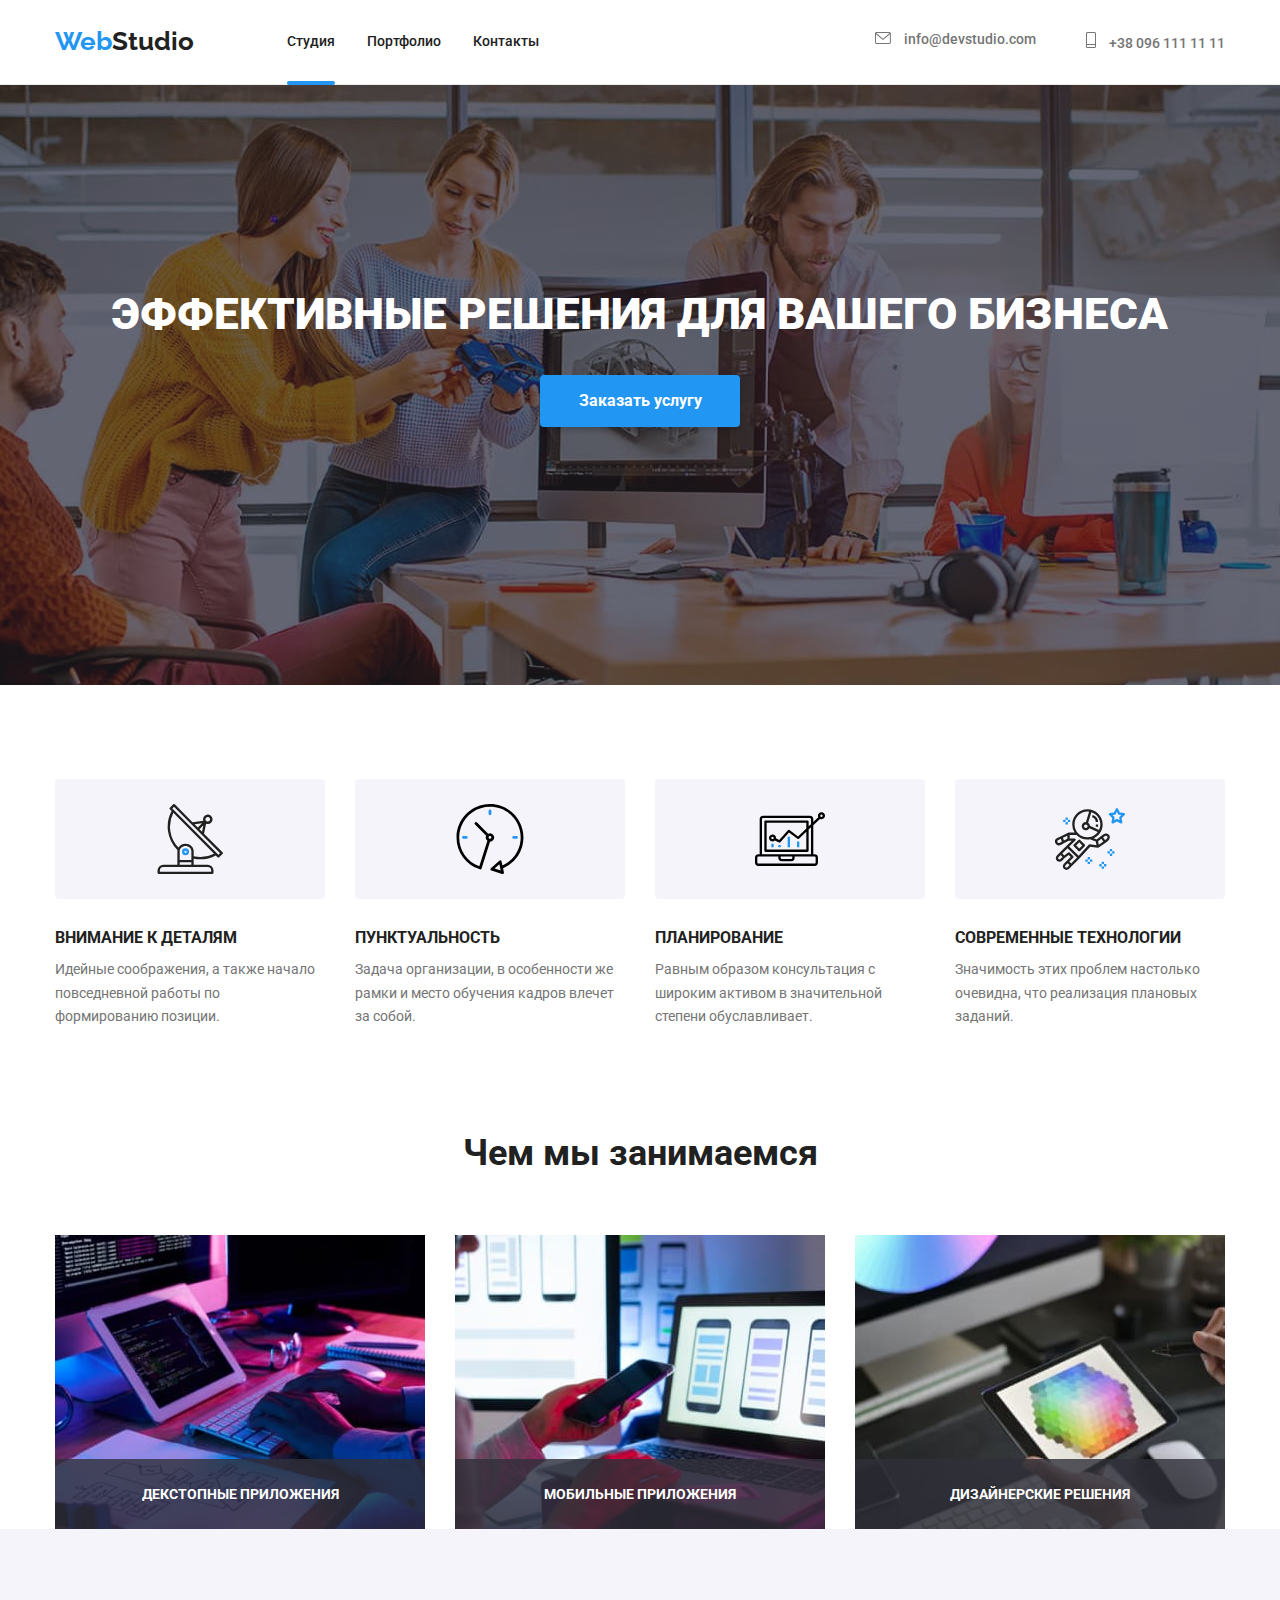
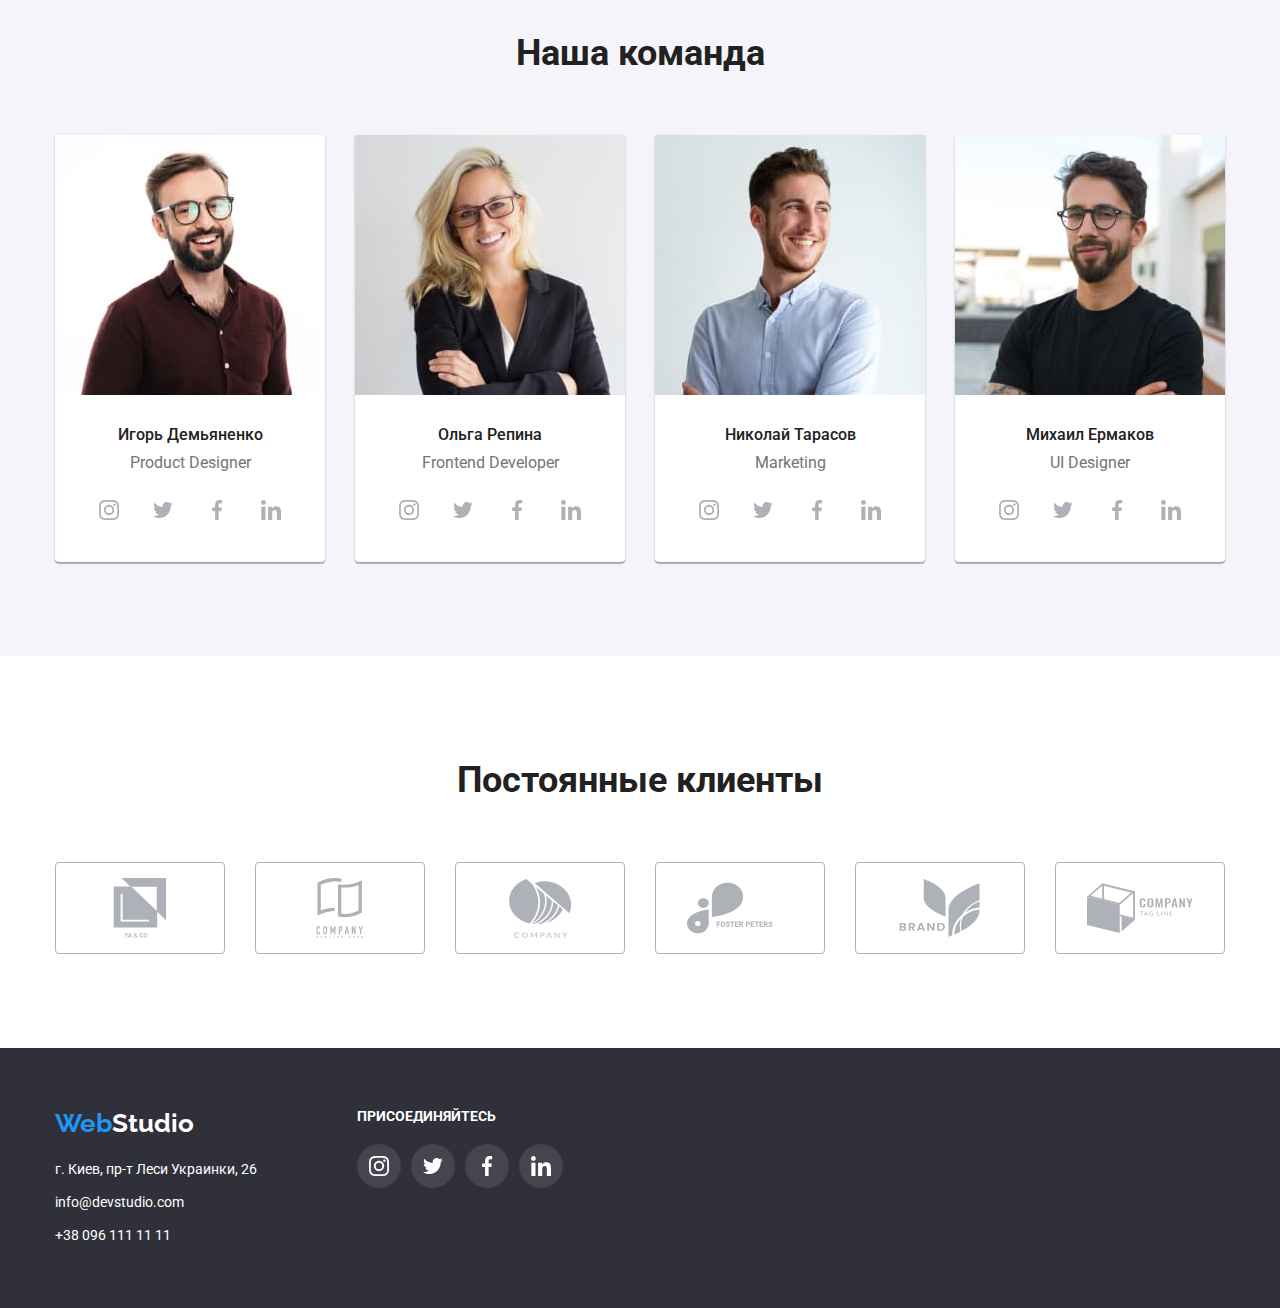
<file: index.html>
<!DOCTYPE html>
<html lang="ru">
<head>
    <meta charset="UTF-8">
    <meta http-equiv="X-UA-Compatible" content="IE=edge">
    <meta name="viewport" content="width=device-width, initial-scale=1.0">
    <link href="https://fonts.googleapis.com/css2?family=Raleway:wght@700&family=Roboto:wght@400;500;700;900&display=swap"
        rel="stylesheet">
    <link rel="stylesheet" href="https://cdnjs.cloudflare.com/ajax/libs/modern-normalize/1.1.0/modern-normalize.min.css">
    <link rel="stylesheet" href="./css/style.css">
    <title>Document</title>
</head>
<body>
    <header class="header">
        <div class="container navigation">
            <nav class="site-nav">
                <a href="./index.html" lang="en" class="logo link"><span>Web</span>Studio</a>
                <ul class=" site-nav-list list">
                    <li class="item "><a href="./index.html" class="link active-page">Студия</a></li>
                    <li class="item"><a href="./portfolio.html" class="link">Портфолио</a></li>
                    <li class="item"><a href="" class="link">Контакты</a></li>
                </ul>
            </nav>
            <ul class=" connection list">
                <li class="item"><a href="mailto:info@devstudio.com" class="link">
                    <svg class="icon-envelope">
                        <use href="./images/icons.svg#icon-envelope"></use>
                    </svg>
                    info@devstudio.com</a></li>
                <li class="item"><a href="tel:+380961111111" class="link">
                <svg class="icon-phone">
                    <use href="./images/icons.svg#icon-phone"></use>
                </svg>
                    +38 096 111 11 11</a></li>
            </ul>
        </div>
    </header>
    <main>
        <section class="hero">
            <div class="container">
                <h1 class="hero-title">Эффективные решения для вашего бизнеса</h1>
                <button type="button" class="button" data-modal-open>Заказать услугу</button>
            </div>
        </section>
        <section class=" section benefits">
            <div class="container">
                <h2 class="section-title element-hidden">Наши преимущества</h2>
                <ul class="benefits-box box list">
                    <li class="item">
                        <div class="benefits-icon">
                            <svg class="benefit-img">
                                <use href="./images/icons.svg#icon-antenna"></use>
                            </svg>
                        </div>
                        <h3 class="benefits-title">Внимание к деталям</h3>
                        <p>Идейные соображения, а также начало повседневной работы по формированию позиции.</p>
                    </li>
                    <li class="item">
                        <div class="benefits-icon">
                            <svg class="benefit-img">
                                <use href="./images/icons.svg#icon-clock"></use>
                            </svg>
                        </div>
                        <h3 class="benefits-title">Пунктуальность</h3>
                        <p>Задача организации, в особенности же рамки и место обучения кадров влечет за собой.</p>
                    </li>
                    <li class="item">
                        <div class="benefits-icon">
                            <svg class="benefit-img">
                                <use href="./images/icons.svg#icon-diagram"></use>
                            </svg>
                        </div>
                        <h3 class="benefits-title">Планирование</h3>
                        <p>Равным образом консультация с широким активом в значительной степени обуславливает.</p>
                    </li>
                    <li class="item">
                        <div class="benefits-icon">
                            <svg class="benefit-img">
                                <use href="./images/icons.svg#icon-astronaut"></use>
                            </svg>
                        </div>
                        <h3 class="benefits-title">Современные технологии</h3>
                        <p>Значимость этих проблем настолько очевидна, что реализация плановых заданий.</p>
                    </li>
                </ul>
            </div>
        </section>
        <section class="section activities"> 
            <div class="container">
                <h2 class="section-title">Чем мы занимаемся</h2>
                <ul class=" activities-box box list">
                    <li class="item">
                        <div class="activities-thumb">
                            <img src="./images/work-img-1.jpg" alt="Рабочий стол програмиста" width="370">
                            <p class="activities-description">декстопные приложения</p>
                        </div>
                    </li>
                    <li class="item">
                        <div class="activities-thumb">
                            <img src="./images/work-img-2.jpg" alt="Адаптивная верстка" width="370">
                            <p class="activities-description">мобильные приложения</p>
                        </div>
                    </li>
                    <li class="item">
                        <div class="activities-thumb">
                            <img src="./images/work-img-3.jpg" alt="Планшет веб-дизайнера" width="370">
                            <p class="activities-description">дизайнерские решения</p>
                        </div>
                    </li>
                </ul>
            </div>
        </section>
        <section class=" section team">
            <div class="container">
                <h2 class="section-title">Наша команда</h2>
                <ul class=" team-box box list">
                    <li class="item">
                        <img src="./images/team-img-1.jpg" alt="Фотография сотрудника" width="270">
                        <div class="team-content">
                            <h3 class="team-title">Игорь Демьяненко</h3>
                            <p lang="en" class="team-description">Product Designer</p>
                            <ul class="socials list">
                                <li class="social-item">
                                    <a href="" class="social-link link">
                                        <svg class="social-icon">
                                            <use href="./images/icons.svg#icon-instagram"></use>
                                        </svg>
                                    </a>
                                </li>
                                <li class="social-item">
                                    <a href="" class="social-link link">
                                        <svg class="social-icon">
                                            <use href="./images/icons.svg#icon-twitter"></use>
                                        </svg>
                                    </a>
                                </li>
                                <li class="social-item">
                                    <a href="" class="social-link link">
                                        <svg class="social-icon">
                                            <use href="./images/icons.svg#icon-facebook"></use>
                                        </svg>
                                    </a>
                                </li>
                                <li class="social-item">
                                    <a href="" class="social-link link">
                                        <svg class="social-icon">
                                            <use href="./images/icons.svg#icon-linkedin"></use>
                                        </svg>
                                    </a>
                                </li>
                            </ul>
                        </div>
                    </li>
                    <li class="item">
                        <img src="./images/team-img-2.jpg" alt="Фотография сотрудника" width="270">
                        <div class="team-content">
                            <h3 class="team-title">Ольга Репина</h3>
                            <p lang="en" class="team-description">Frontend Developer</p>
                            <ul class="socials list">
                                <li class="social-item">
                                    <a href="" class="social-link link">
                                        <svg class="social-icon">
                                            <use href="./images/icons.svg#icon-instagram"></use>
                                        </svg>
                                    </a>
                                </li>
                                <li class="social-item">
                                    <a href="" class="social-link link">
                                        <svg class="social-icon">
                                            <use href="./images/icons.svg#icon-twitter"></use>
                                        </svg>
                                    </a>
                                </li>
                                <li class="social-item">
                                    <a href="" class="social-link link">
                                        <svg class="social-icon">
                                            <use href="./images/icons.svg#icon-facebook"></use>
                                        </svg>
                                    </a>
                                </li>
                                <li class="social-item">
                                    <a href="" class="social-link link">
                                        <svg class="social-icon">
                                            <use href="./images/icons.svg#icon-linkedin"></use>
                                        </svg>
                                    </a>
                                </li>
                            </ul>
                        </div>
                    </li>
                    <li class="item">
                        <img src="./images/team-img-3.jpg" alt="Фотография сотрудника" width="270">
                        <div class="team-content">
                            <h3 class="team-title">Николай Тарасов</h3>
                            <p lang="en" class="team-description">Marketing</p>
                            <ul class="socials list">
                                <li class="social-item">
                                    <a href="" class="social-link link">
                                        <svg class="social-icon">
                                            <use href="./images/icons.svg#icon-instagram"></use>
                                        </svg>
                                    </a>
                                </li>
                                <li class="social-item">
                                    <a href="" class="social-link link">
                                        <svg class="social-icon">
                                            <use href="./images/icons.svg#icon-twitter"></use>
                                        </svg>
                                    </a>
                                </li>
                                <li class="social-item">
                                    <a href="" class="social-link link">
                                        <svg class="social-icon">
                                            <use href="./images/icons.svg#icon-facebook"></use>
                                        </svg>
                                    </a>
                                </li>
                                <li class="social-item">
                                    <a href="" class="social-link link">
                                        <svg class="social-icon">
                                            <use href="./images/icons.svg#icon-linkedin"></use>
                                        </svg>
                                    </a>
                                </li>
                            </ul>
                        </div>
                    </li>
                    <li class="item">
                        <img src="./images/team-img-4.jpg" alt="Фотография сотрудника" width="270">
                        <div class="team-content">
                            <h3 class="team-title">Михаил Ермаков</h3>
                            <p lang="en" class="team-description">UI Designer</p>
                            <ul class="socials list">
                                <li class="social-item">
                                    <a href="" class="social-link link">
                                        <svg class="social-icon">
                                            <use href="./images/icons.svg#icon-instagram"></use>
                                        </svg>
                                    </a>
                                </li>
                                <li class="social-item">
                                    <a href="" class="social-link link">
                                        <svg class="social-icon">
                                            <use href="./images/icons.svg#icon-twitter"></use>
                                        </svg>
                                    </a>
                                </li>
                                <li class="social-item">
                                    <a href="" class="social-link link">
                                        <svg class="social-icon">
                                            <use href="./images/icons.svg#icon-facebook"></use>
                                        </svg>
                                    </a>
                                </li>
                                <li class="social-item">
                                    <a href="" class="social-link link">
                                        <svg class="social-icon">
                                            <use href="./images/icons.svg#icon-linkedin"></use>
                                        </svg>
                                    </a>
                                </li>
                            </ul>
                        </div>
                    </li>
                </ul>
            </div>
        </section>
        <section class="section clients">
            <div class="container">
                <h2 class="section-title">Постоянные клиенты</h2>
                <ul class=" clients-box box list">
                    <li class="item">
                        <a href="" class="client-link link">
                            <svg class="client-icon">
                                <use href="./images/icons.svg#icon-client-1"></use>
                            </svg>
                        </a>
                    </li>
                    <li class="item">
                        <a href="" class="client-link link">
                            <svg class="client-icon">
                                <use href="./images/icons.svg#icon-client-2"></use>
                            </svg>
                        </a>
                    </li>
                    <li class="item">
                        <a href="" class="client-link link">
                            <svg class="client-icon">
                                <use href="./images/icons.svg#icon-client-3"></use>
                            </svg>
                        </a>
                    </li>
                    <li class="item">
                        <a href="" class="client-link link">
                            <svg class="client-icon">
                                <use href="./images/icons.svg#icon-client-4"></use>
                            </svg>
                        </a>
                    </li>
                    <li class="item">
                        <a href="" class="client-link link">
                            <svg class="client-icon">
                                <use href="./images/icons.svg#icon-client-5"></use>
                            </svg>
                        </a>
                    </li>
                    <li class="item">
                        <a href="" class="client-link link">
                            <svg class="client-icon">
                                <use href="./images/icons.svg#icon-client-6"></use>
                            </svg>
                        </a>
                    </li>
                </ul>
            </div>
        </section>
    </main>
    <footer class="footer">
        <div class="container">
            <div class="box">
                <div class="address item">
                    <a href="" lang="en" class="logo footer-color link"><span>Web</span>Studio</a>
                    <address>
                        <ul class=" address-list list">
                            <li class=" address-item"><a href="https://goo.gl/maps/VxRfJB7BsFAzvuB5A" target="_blank"
                                    rel="noopener noreferrer nofollow" class="footer-color link">г. Киев, пр-т Леси Украинки, 26</a>
                            </li>
                            <li class=" address-item"><a href="mailto:info@devstudio.com"
                                    class="footer-color link">info@devstudio.com</a>
                            </li>
                            <li class=" address-item"><a href="tel:+380961111111" class="footer-color link">+38 096 111 11 11</a></li>
                        </ul>
                    </address>
                </div>
                <div class="footer-socials item">
                    <p class="footer-socials-text">Присоединяйтесь</p>
                    <ul class="socials list">
                        <li class="social-item">
                            <a href="" class="social-link link">
                                <svg class="social-icon">
                                    <use href="./images/icons.svg#icon-instagram"></use>
                                </svg>
                            </a>
                        </li>
                        <li class="social-item">
                            <a href="" class="social-link link">
                                <svg class="social-icon">
                                    <use href="./images/icons.svg#icon-twitter"></use>
                                </svg>
                            </a>
                        </li>
                        <li class="social-item">
                            <a href="" class="social-link link">
                                <svg class="social-icon">
                                    <use href="./images/icons.svg#icon-facebook"></use>
                                </svg>
                            </a>
                        </li>
                        <li class="social-item">
                            <a href="" class="social-link link">
                                <svg class="social-icon">
                                    <use href="./images/icons.svg#icon-linkedin"></use>
                                </svg>
                            </a>
                        </li>
                    </ul>
                </div>
            </div>
        </div>
    </footer>

    <div class="backdrop is-hidden" data-modal>
        <div class="modal">
            <button  class="modal-close button" data-modal-close>
                <svg class="modal-icon">
                    <use href="./images/icons.svg#icon-close"></use>
                </svg>
            </button>
        </div>
    </div>

    <script src="./js/modal.js"></script>

</body>
</html>
</file>
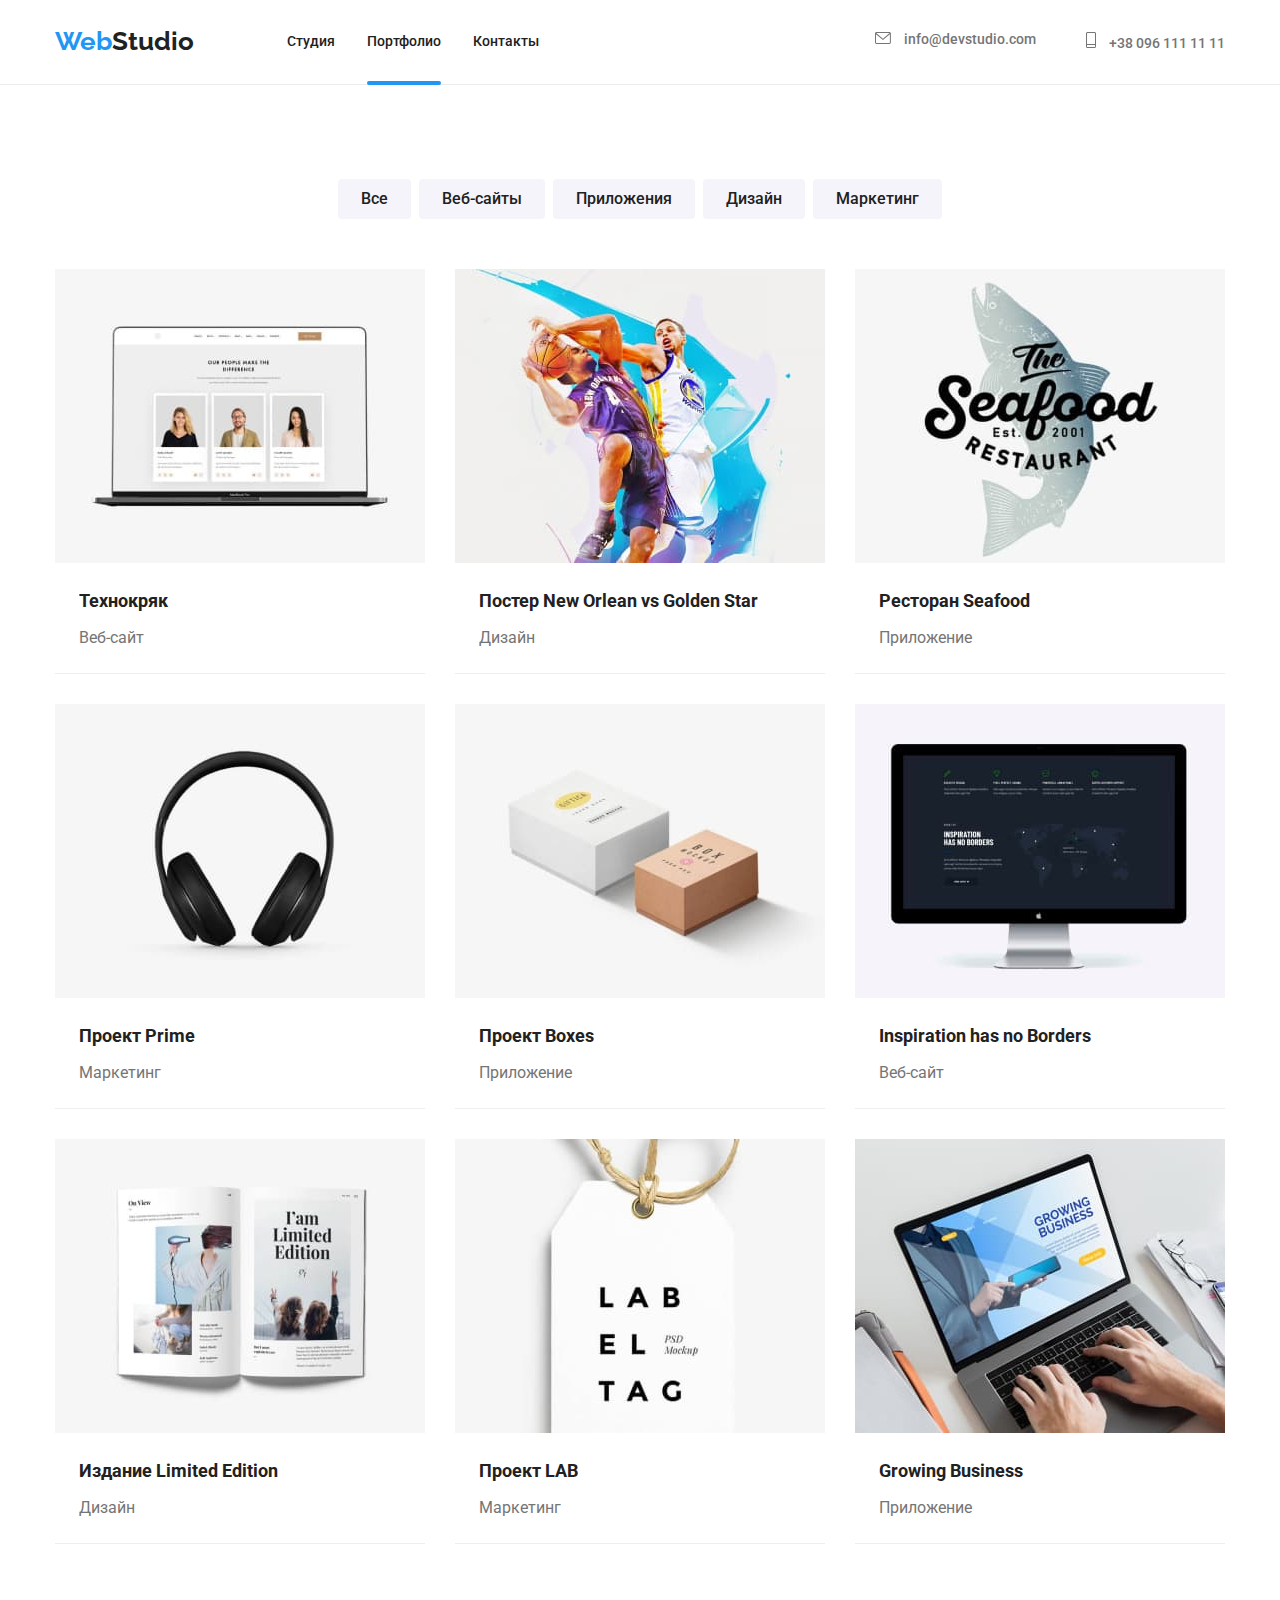
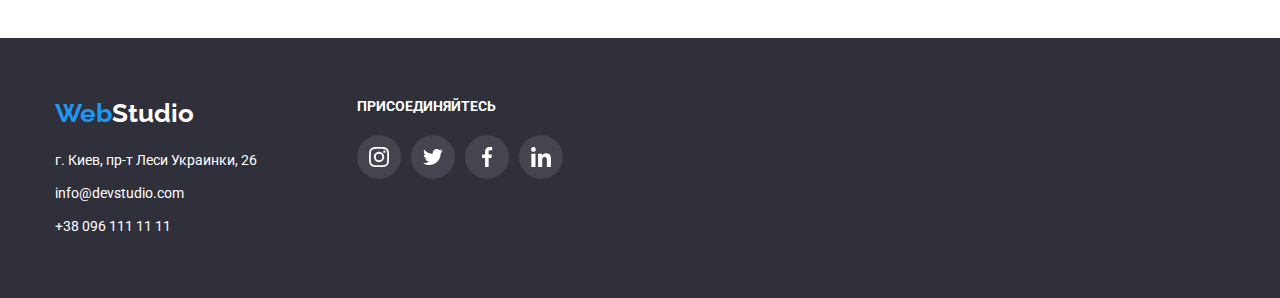
<file: portfolio.html>
<!DOCTYPE html>
<html lang="ru">

<head>
    <meta charset="UTF-8">
    <meta http-equiv="X-UA-Compatible" content="IE=edge">
    <meta name="viewport" content="width=device-width, initial-scale=1.0">
    <link href="https://fonts.googleapis.com/css2?family=Raleway:wght@700&family=Roboto:wght@400;500;700;900&display=swap"
        rel="stylesheet">
    <link rel="stylesheet" href="https://cdnjs.cloudflare.com/ajax/libs/modern-normalize/1.1.0/modern-normalize.min.css">
    <link rel="stylesheet" href="./css/style.css">
    <title>Document</title>
</head>

<body>
<header class="header">
    <div class="container navigation">
        <nav class="site-nav">
            <a href="./index.html" lang="en" class="logo link"><span>Web</span>Studio</a>
            <ul class=" site-nav-list list">
                <li class="item"><a href="./index.html" class="link ">Студия</a></li>
                <li class="item"><a href="./portfolio.html" class="link active-page">Портфолио</a></li>
                <li class="item"><a href="" class="link">Контакты</a></li>
            </ul>
        </nav>
        <ul class=" connection list">
            <li class="item"><a href="mailto:info@devstudio.com" class="link">
                    <svg class="icon-envelope">
                        <use href="./images/icons.svg#icon-envelope"></use>
                    </svg>
                    info@devstudio.com</a></li>
            <li class="item"><a href="tel:+380961111111" class="link">
                    <svg class="icon-phone">
                        <use href="./images/icons.svg#icon-phone"></use>
                    </svg>
                    +38 096 111 11 11</a></li>
        </ul>
    </div>
</header>
    <main>
        <section class="section examples">
            <div class="container">
                <ul class="filter-list list">
                    <li class="filter-item"><button type="button" class="button">Все</button></li>
                    <li class="filter-item"><button type="button" class="button">Веб-сайты</button></li>
                    <li class="filter-item"><button type="button" class="button">Приложения</button></li>
                    <li class="filter-item"><button type="button" class="button">Дизайн</button></li>
                    <li class="filter-item"><button type="button" class="button">Маркетинг</button></li>
                </ul>
                <h1 class="element-hidden">Примеры работ</h1>
                <ul class=" examples-set box list">
                    <li class="item">
                        <a href="" class="link">
                            <div class="examples-thumb">
                                <img src="./images/project-1.jpg" alt="Страница веб-сайта" width="370">
                                <div class="examples-overlay">
                                    <p class="examples-text">Технокряк это современная площадка распространения коронавируса. Компании используют эту
                                        платформу для цифрового
                                        шпионажа и атак на защищённые сервера конкурентов.</p>
                                </div>
                            </div>
                            <div class="examples-content">
                                <h2 class="examples-title">Технокряк</h2>
                                <p class="examples-description">Веб-сайт</p>
                            </div>
                        </a>
                    </li>

                    <li class="item">
                        <a href="" class="link">
                            <div class="examples-thumb">
                                <img src="./images/project-2.jpg" alt="Постер на баскетбольную тему" width="370">
                                <div class="examples-overlay">
                                    <p class="examples-text">Lorem ipsum dolor sit amet consectetur adipisicing elit. Provident magnam aut amet nulla
                                        dolorum? Tenetur facilis nobis fuga. Hic, minus.</p>
                                </div>
                            </div>
                            <div class="examples-content">
                                <h2 class="examples-title">Постер New Orlean vs Golden Star</h2>
                                <p class="examples-description">Дизайн</p>
                            </div>
                        </a>
                    </li>

                    <li class="item">
                        <a href="" class="link">
                            <div class="examples-thumb">
                                <img src="./images/project-3.jpg" alt="Логотип ресторана Seafood" width="370">
                                <div class="examples-overlay">
                                    <p class="examples-text">Lorem ipsum dolor sit amet consectetur adipisicing elit. Debitis repellat soluta ullam tempore
                                        quas quibusdam delectus saepe, autem beatae labore.</p>
                                </div>
                            </div>
                            <div class="examples-content">
                                <h2 class="examples-title">Ресторан Seafood</h2>
                                <p class="examples-description">Приложение</p>
                            </div>
                        </a>
                    </li>

                    <li class="item">
                        <a href="" class="link">
                            <div class="examples-thumb">
                                <img src="./images/project-4.jpg" alt="Полноразмерные наушники" width="370">
                                <div class="examples-overlay">
                                    <p class="examples-text">Lorem ipsum dolor, sit amet consectetur adipisicing elit. Laudantium esse sunt eos recusandae
                                        deserunt distinctio, inventore reiciendis optio ipsum quibusdam.</p>
                                </div>
                            </div>
                            <div class="examples-content">
                                <h2 class="examples-title">Проект Prime</h2>
                                <p class="examples-description">Маркетинг</p>
                            </div>
                        </a>
                    </li>

                    <li class="item">
                        <a href="" class="link">
                            <div class="examples-thumb">
                                <img src="./images/project-5.jpg" alt="Коробки" width="370">
                                <div class="examples-overlay">
                                    <p class="examples-text">Lorem, ipsum dolor sit amet consectetur adipisicing elit. Ipsa magnam ipsum fugit error dolorem
                                        officia tempora eos molestias eveniet nihil saepe, voluptas incidunt iusto ullam.</p>
                                </div>
                            </div>
                            <div class="examples-content">
                                <h2 class="examples-title">Проект Boxes</h2>
                                <p class="examples-description">Приложение</p>
                            </div>
                        </a>
                    </li>

                    <li class="item">
                        <a href="" class="link">
                            <div class="examples-thumb">
                                <img src="./images/project-6.jpg" alt="Страница сайта" width="370">
                                <div class="examples-overlay">
                                    <p class="examples-text">Lorem ipsum dolor sit amet consectetur adipisicing elit. Fugiat dignissimos, libero tempore
                                        ipsam iure veniam eveniet aliquam, quibusdam accusamus id nulla odio, consequuntur praesentium consectetur?</p>
                                </div>
                            </div>
                            <div class="examples-content">
                                <h2 class="examples-title">Inspiration has no Borders</h2>
                                <p class="examples-description">Веб-сайт</p>
                            </div>
                        </a>
                    </li>

                    <li class="item">
                        <a href="" class="link">
                            <div class="examples-thumb">
                                <img src="./images/project-7.jpg" alt="Разворот журнала" width="370">
                                <div class="examples-overlay">
                                    <p class="examples-text">Lorem ipsum dolor sit, amet consectetur adipisicing elit. Eius doloremque autem quas eum
                                        veniam. Omnis, provident quibusdam dolor excepturi voluptates minus neque. Reprehenderit, sequi natus?</p>
                                </div>
                            </div>
                            <div class="examples-content">
                                <h2 class="examples-title">Издание Limited Edition</h2>
                                <p class="examples-description">Дизайн</p>
                            </div>
                        </a>
                    </li>

                    <li class="item">
                        <a href="" class="link">
                            <div class="examples-thumb">
                                <img src="./images/project-8.jpg" alt="Макет ярлыка" width="370">
                                <div class="examples-overlay">
                                    <p class="examples-text">Lorem ipsum dolor sit amet consectetur adipisicing elit. Quidem doloremque repudiandae est
                                        harum eligendi consequuntur! Doloribus magnam ea voluptatem sed ad nisi modi voluptate corrupti!</p>
                                </div>
                            </div>
                            <div class="examples-content">
                                <h2 class="examples-title">Проект LAB</h2>
                                <p class="examples-description">Маркетинг</p>
                            </div>
                        </a>
                    </li>

                    <li class="item">
                        <a href="" class="link">
                            <div class="examples-thumb">
                                <img src="./images/project-9.jpg" alt="Страница сайта" width="370">
                                <div class="examples-overlay">
                                    <p class="examples-text">Lorem ipsum dolor sit amet consectetur adipisicing elit. Vitae dolores quas, facilis eos iusto
                                        beatae, consequatur inventore sequi, rem eum commodi nisi vel recusandae nesciunt.</p>
                                </div>
                            </div>
                            <div class="examples-content">
                                <h2 class="examples-title">Growing Business</h2>
                                <p class="examples-description">Приложение</p>
                            </div>
                        </a>
                    </li>
                </ul>
            </div>
        </section>
    </main>
<footer class="footer">
    <div class="container">
        <div class="box">
            <div class="address item">
                <a href="" lang="en" class="logo footer-color link"><span>Web</span>Studio</a>
                <address>
                    <ul class=" address-list list">
                        <li class=" address-item"><a href="https://goo.gl/maps/VxRfJB7BsFAzvuB5A" target="_blank"
                                rel="noopener noreferrer nofollow" class="footer-color link">г. Киев, пр-т Леси
                                Украинки, 26</a>
                        </li>
                        <li class=" address-item"><a href="mailto:info@devstudio.com"
                                class="footer-color link">info@devstudio.com</a>
                        </li>
                        <li class=" address-item"><a href="tel:+380961111111" class="footer-color link">+38 096 111 11
                                11</a></li>
                    </ul>
                </address>
            </div>
            <div class="footer-socials item">
                <p class="footer-socials-text">Присоединяйтесь</p>
                <ul class="socials list">
                    <li class="social-item">
                        <a href="" class="social-link link">
                            <svg class="social-icon">
                                <use href="./images/icons.svg#icon-instagram"></use>
                            </svg>
                        </a>
                    </li>
                    <li class="social-item">
                        <a href="" class="social-link link">
                            <svg class="social-icon">
                                <use href="./images/icons.svg#icon-twitter"></use>
                            </svg>
                        </a>
                    </li>
                    <li class="social-item">
                        <a href="" class="social-link link">
                            <svg class="social-icon">
                                <use href="./images/icons.svg#icon-facebook"></use>
                            </svg>
                        </a>
                    </li>
                    <li class="social-item">
                        <a href="" class="social-link link">
                            <svg class="social-icon">
                                <use href="./images/icons.svg#icon-linkedin"></use>
                            </svg>
                        </a>
                    </li>
                </ul>
            </div>
        </div>
    </div>
</footer>

<script src="./js/modal.js"></script>

</body>

</html>
</file>
<file: css/style.css>
/* цвет фона основной #E5E5E5
  цвет фона вторичный #F5F4FA
  цвет футера #2F303A

  цвет текста основной #757575
  цвет текста вторичный  #212121;
  цвет акцента основной  #2196F3
  цвет акцента вторичный #FFFFFF


*/

:root {
  --primary-text-color: #757575;
  --secondary-text-color: #212121;
  --primary-accent-color: #2196f3;
  --secondary-accent-color: #ffffff;
  --icon-color: #afb1b8;

  --primary-background: rgba(255, 255, 255, 1);
  --secondary-background: #f5f4fa;
  --footer-background: #2f303a;
  --hero-background: rgba(47, 48, 58, 1);
  --margin: 30px;
  --margin-collapse: -30px;
}

body {
  color: var(--primary-text-color);
  font-family: 'Roboto', sans-serif;
  font-size: 14px;
  font-weight: 400;
  line-height: 1.71;
  background-color: var(--primary-background);
}
h1,
h2,
h3,
h4,
h5,
h6 {
  margin: 0;
  color: var(--secondary-text-color);
}
p {
  margin: 0;
}
img {
  display: block;
  min-width: 100%;
}
.container {
  width: 1200px;
  margin-left: auto;
  margin-right: auto;
  padding-left: 15px;
  padding-right: 15px;
}
.list {
  list-style: none;
  padding-left: 0;
  margin-top: 0;
  margin-bottom: 0;
}
.link {
  text-decoration: none;
  color: inherit;
}
img {
  height: auto;
}
address {
  font-style: normal;
}
.element-hidden {
  position: absolute;
  white-space: nowrap;
  width: 1px;
  height: 1px;
  overflow: hidden;
  border: 0;
  padding: 0;
  clip: rect(0 0 0 0);
  clip-path: inset(50%);
  margin: -1px;
}

/*HEADER*/

.header {
  border-bottom: 1px solid #ececec;
  background-color: var(--secondary-accent-color);
}
.navigation {
  display: flex;
  align-items: center;
}

/* LOGO*/

.logo {
  display: block;
  color: var(--secondary-text-color);
  font-family: 'Raleway', sans-serif;
  font-weight: 700;
  font-size: 26px;
  line-height: 1.17;
}
.header .logo {
  padding-top: 24px;
  padding-bottom: 25px;
  margin-right: 93px;
}

.logo span {
  color: var(--primary-accent-color);
}
.active-page {
  position: relative;
}
.active-page::after {
  position: absolute;
  left: 0;
  top: calc(100% - 1px);
  content: '';
  display: block;
  width: 100%;
  height: 4px;
  background-color: var(--primary-accent-color);
  border-radius: 2px;
}
/* Стили страницы Студия*/

/* Site-nav*/
.site-nav {
  display: flex;
}

.site-nav-list {
  display: flex;
}
.site-nav .item:not(:last-child) {
  margin-right: 32px;
}
.site-nav-list .link {
  padding-top: 32px;
  padding-bottom: 32px;
  display: block;
  color: var(--secondary-text-color);
  font-weight: 500;
  line-height: 1.14;

  transition: color 250ms cubic-bezier(0.4, 0, 0.2, 1);
}
.site-nav-list .link:hover,
.site-nav-list .link:focus,
.connection .link:hover,
.connection .link:focus,
.address-list .link:hover,
.address-list .link:focus {
  color: var(--primary-accent-color);
}

.connection {
  display: flex;
  margin-left: auto;
}
.connection .item:not(:last-child) {
  margin-right: 50px;
}

.connection .link {
  display: block;
  padding-top: 32px;
  padding-bottom: 32px;
  color: var(--primary-text-color);
  font-weight: 500;
  line-height: 1.14;

  transition: color 250ms cubic-bezier(0.4, 0, 0.2, 1);
}
.icon-phone {
  margin-right: 10px;
  width: 10px;
  height: 16px;
  fill: currentColor;
}
.icon-envelope {
  margin-right: 10px;
  width: 16px;
  height: 12px;
  fill: currentColor;
}

/* HERO*/
.hero {
  padding-top: 200px;
  padding-bottom: 200px;
  max-width: 1600px;
  height: 600px;
  margin-left: auto;
  margin-right: auto;
  background-color: #c4c4c4;
  background-image: linear-gradient(to right, rgba(47, 48, 58, 0.4), rgba(47, 48, 58, 0.4)),
    url(../images/hero.jpg);
  background-repeat: no-repeat;
  background-position: center;
  background-size: cover;
  text-align: center;
}
.hero .hero-title {
  margin-bottom: var(--margin);
  color: var(--secondary-accent-color);
  font-weight: 900;
  font-size: 44px;
  line-height: 1.36;
  text-transform: uppercase;
}
.hero .button {
  display: inline-block;
  min-width: 200px;
  padding: 10px 32px;
  border: 1px solid transparent;
  border-radius: 4px;
  box-shadow: 0px 4px 4px rgba(0, 0, 0, 0.15);

  font-size: 16px;
  font-weight: 700;
  line-height: 1.88;
  color: var(--secondary-accent-color);
  background-color: var(--primary-accent-color);
  cursor: pointer;
}

/* SECTION*/

.section {
  padding-top: 94px;
}
.section-title {
  margin-bottom: 50px;
  font-weight: 700;
  font-size: 36px;
  text-align: center;
}

/* FLEX-CONTAINER */
.box {
  display: flex;
  flex-wrap: wrap;
  margin-left: var(--margin-collapse);
  margin-top: var(--margin-collapse);
}
.box .item {
  margin-left: var(--margin);
  margin-top: var(--margin);
}

/*BENEFITS*/

.benefits-box .item {
  flex-basis: calc(100% / 4 - var(--margin));
}

.benefits .benefits-title {
  margin-bottom: 10px;
  text-transform: uppercase;
  font-weight: 700;
  line-height: 1.14;
}
.benefits-icon {
  display: flex;
  justify-content: center;
  align-items: center;
  margin-bottom: 30px;
  width: 100%;
  height: 120px;
  border-radius: 4px;
  background-color: var(--secondary-background);
}
.benefit-img {
  width: 70px;
  height: 70px;
}
/*ACTIVITIES*/

.activities-box .item {
  flex-basis: calc(100% / 3 - var(--margin));
}
.activities-thumb {
  position: relative;
}
.activities-description {
  position: absolute;
  left: 0;
  bottom: 0;
  width: 100%;
  display: flex;
  justify-content: center;
  align-items: center;
  padding-top: 27px;
  padding-bottom: 27px;
  font-weight: 700;
  line-height: 1.17;
  color: var(--secondary-accent-color);
  text-transform: uppercase;
  background-color: rgba(47, 48, 58, 0.8);
}
/*TEAM*/

.section.team {
  padding-bottom: 94px;
  background-color: var(--secondary-background);
}

.team-box .item {
  flex-basis: calc(100% / 4 - var(--margin));
  background-color: var(--secondary-accent-color);
  box-shadow: 0px 1px 3px rgba(0, 0, 0, 0.12), 0px 1px 1px rgba(0, 0, 0, 0.14),
    0px 2px 1px rgba(0, 0, 0, 0.2);
  border-radius: 0px 0px 4px 4px;
}
.team .team-title {
  margin-bottom: 10px;
  font-weight: 500;
  font-size: 16px;
  line-height: 1.19;
}
.team .team-description {
  font-size: 16px;
  line-height: 1.17;
}
.team-content {
  margin-top: var(--margin);
  margin-bottom: var(--margin);
  text-align: center;
}
.socials {
  display: flex;
  justify-content: center;
  align-items: center;
  margin-top: 16px;
}

.social-item:not(:last-child) {
  margin-right: 10px;
}
.social-link {
  display: flex;
  justify-content: center;
  border: 1px solid transparent;
  border-radius: 50%;
  align-items: center;
  width: 44px;
  height: 44px;
  color: var(--icon-color);

  transition: background-color 250ms cubic-bezier(0.4, 0, 0.2, 1),
    fill 250ms cubic-bezier(0.4, 0, 0.2, 1);
}
.social-link:hover,
.social-link:focus {
  background-color: var(--primary-accent-color);
  fill: var(--secondary-accent-color);
}
.social-icon {
  width: 20px;
  height: 20px;
  fill: currentColor;

  transition: fill 250ms cubic-bezier(0.4, 0, 0.2, 1);
}
.social-link:hover .social-icon,
.social-link:focus .social-icon {
  fill: var(--secondary-accent-color);
}

/* CLIENTS */
.section.clients {
  padding-bottom: 94px;
}

.clients-box .item {
  flex-basis: calc(100% / 6 - var(--margin));
}
.client-link {
  display: flex;
  justify-content: center;
  align-items: center;
  padding: 15px 31px;
  border: 1px solid rgba(175, 177, 184, 1);
  border-radius: 4px;
  color: var(--icon-color);

  transition: border 250ms cubic-bezier(0.4, 0, 0.2, 1), color 250ms cubic-bezier(0.4, 0, 0.2, 1);
}
.client-icon {
  width: 106px;
  height: 60px;
  fill: currentColor;
}
.client-link:hover,
.client-link:focus {
  border: 1px solid var(--primary-accent-color);
  color: var(--primary-accent-color);
}
.client-link:hover .client-icon,
.client-link:focus .client-icon {
  fill: currentColor;

  transition: fill 250ms cubic-bezier(0.4, 0, 0.2, 1);
}

/*FOOTER*/

.footer {
  background-color: var(--footer-background);
  padding: 60px 0;
}
.footer-color {
  color: var(--secondary-accent-color);

  transition: color 250ms cubic-bezier(0.4, 0, 0.2, 1);
}

.address {
  margin-right: 70px;
}
.footer .link {
  margin-bottom: 20px;
}
.address-item:not(:last-child) {
  margin-bottom: 9px;
}

.footer-socials-text {
  margin-bottom: 20px;
  color: var(--secondary-accent-color);
  font-weight: 700;
  line-height: 1.17;
  text-transform: uppercase;
}
.footer .social-link {
  background-color: rgba(255, 255, 255, 0.1);
}

.footer .social-link:hover,
.footer .social-link:focus {
  background-color: var(--primary-accent-color);
}

.footer .social-icon {
  fill: var(--secondary-accent-color);
}

/* Стили страницы Портфолио*/
.filter-list {
  display: flex;
  justify-content: center;
  margin-bottom: 50px;
}
.section.examples {
  margin-bottom: 94px;
}
.filter-item:not(:last-child) {
  margin-right: 8px;
}
.filter-list .button {
  padding: 6px 22px;
  color: var(--secondary-text-color);
  font-size: 16px;
  font-weight: 500;
  line-height: 1.63;
  background-color: var(--secondary-background);
  border: 1px solid transparent;
  border-radius: 4px;
  cursor: pointer;
  box-shadow: none;

  transition: background-color 250ms cubic-bezier(0.4, 0, 0.2, 1),
    color 250ms cubic-bezier(0.4, 0, 0.2, 1), box-shadow 250ms cubic-bezier(0.4, 0, 0.2, 1);
}
.filter-list .button:hover,
.filter-list .button:focus {
  color: var(--secondary-accent-color);
  background-color: var(--primary-accent-color);
  box-shadow: 0px 2px 2px 0px rgba(0, 0, 0, 0.12), 0px 1px 2px 0px rgba(0, 0, 0, 0.08),
    0px 3px 1px 0px rgba(0, 0, 0, 0.1);
}

.examples-set .item {
  flex-basis: calc(100% / 3 - var(--margin));
}
.examples-set .link {
  display: block;

  transition: box-shadow 250ms cubic-bezier(0.4, 0, 0.2, 1);
}
.examples-set .link:hover,
.examples-set .link:focus {
  box-shadow: 0px 1px 3px rgba(0, 0, 0, 0.12), 0px 1px 1px rgba(0, 0, 0, 0.14),
    0px 2px 1px rgba(0, 0, 0, 0.2);
}
.examples-content {
  padding: 20px 24px;
  border-bottom: 1px solid #eeeeee;
}
.examples-title {
  margin-bottom: 4px;
  font-weight: 700;
  font-size: 18px;
  line-height: 2;
}

.examples-description {
  color: var(--primary-text-color);
  font-size: 16px;
  line-height: 1.88;
}
.examples-thumb {
  position: relative;
  overflow: hidden;
}
.examples-overlay {
  position: absolute;
  width: 100%;
  height: 100%;
  top: 0;
  left: 0;
  opacity: 0;
  transform: translateY(100%);
  padding: 63px 24px;
  background-color: rgba(33, 150, 243, 0.9);
  transition: transform 250ms cubic-bezier(0.4, 0, 0.2, 1),
    opacity 250ms cubic-bezier(0.4, 0, 0.2, 1);
}

.examples-set .link:hover .examples-overlay {
  position: absolute;
  width: 100%;
  height: 100%;
  top: 0;
  left: 0;
  opacity: 1;
  transform: translateY(0);
}
.examples-text {
  font-size: 18px;
  line-height: 1.56;
  overflow: hidden;
  color: var(--secondary-accent-color);
}
.backdrop {
  position: fixed;
  top: 0;
  left: 0;
  width: 100%;
  height: 100%;
  background-color: rgba(0, 0, 0, 0.2);
  transition: opacity 250ms cubic-bezier(0.4, 0, 0.2, 1);
}
.backdrop.is-hidden {
  opacity: 0;
  visibility: hidden;
  pointer-events: none;
}
.backdrop.is-hidden .modal {
  transform: translate(-50%, -50%) scale(1, 1);
}
.modal {
  position: absolute;
  left: 50%;
  top: 50%;
  width: 528px;
  height: 581px;
  background-color: rgba(255, 255, 255, 1);
  border: 1px solid #ffffff;
  border-radius: 4px;
  box-shadow: 0px 2px 1px 0px rgba(0, 0, 0, 0.2), 0px 1px 1px 0px rgba(0, 0, 0, 0.14),
    0px 1px 3px 0px rgba(0, 0, 0, 0.12);
  transform: translate(-50%, -50%) scale(-1, 1);
  transition: transform 250ms cubic-bezier(0.4, 0, 0.2, 1);
}
.modal-close {
  position: absolute;
  top: 8px;
  left: 8px;
  display: flex;
  justify-content: center;
  align-items: center;
  width: 30px;
  height: 30px;
  border: 1px solid rgba(0, 0, 0, 0.1);
  border-radius: 50%;
  color: #ffffff;
  background-color: inherit;
  cursor: pointer;
}
.modal-icon {
  width: 11px;
  height: 11px;
}
</file>
